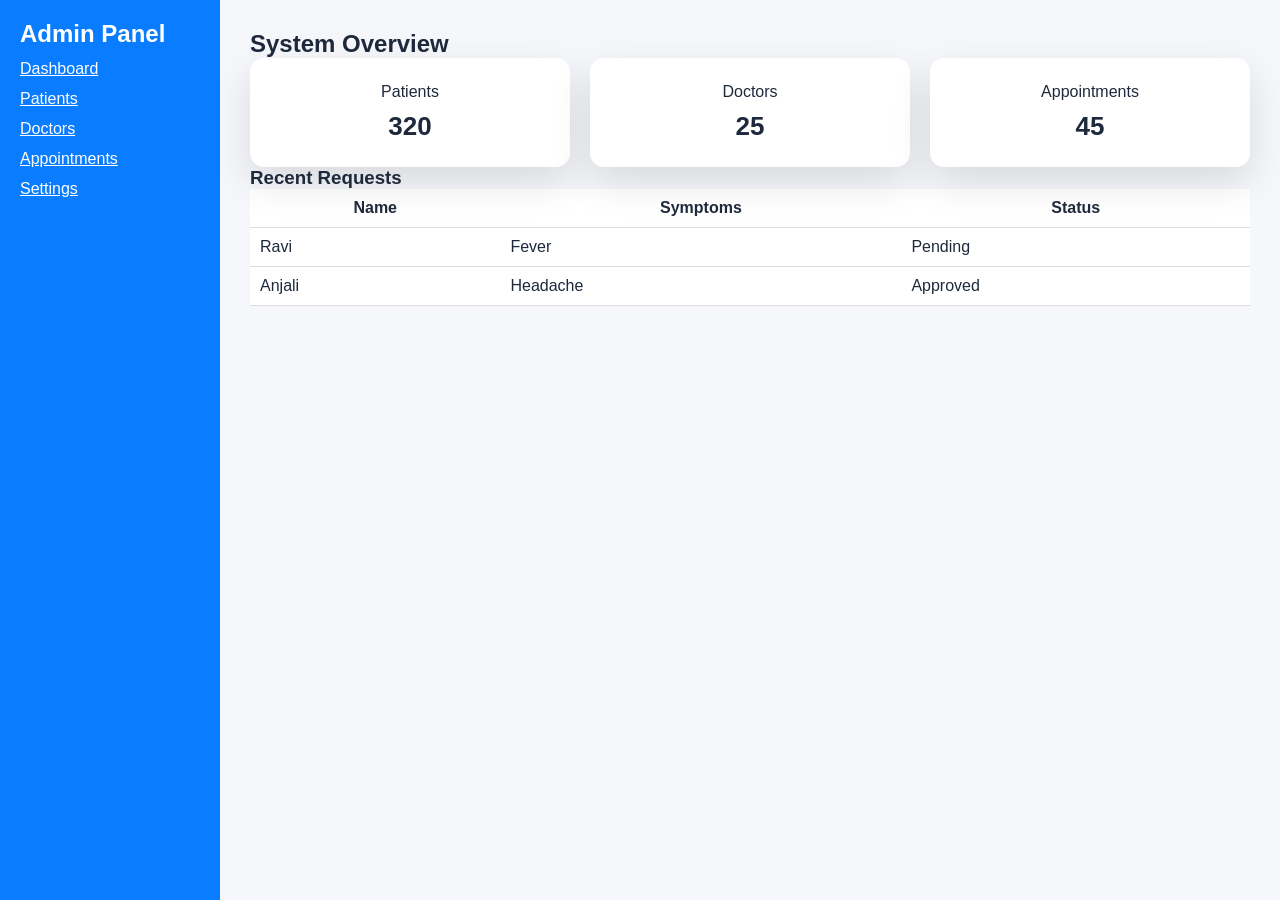
<file: admin.html>
<!DOCTYPE html>
<html>
<head>
  <title>Admin Panel</title>
  <link rel="stylesheet" href="assets/css/main.css">
  <link rel="stylesheet" href="assets/css/admin.css">
</head>
<body>

<div class="admin-layout">

  <aside class="admin-sidebar">
    <h2>Admin Panel</h2>
    <a href="#">Dashboard</a>
    <a href="#">Patients</a>
    <a href="#">Doctors</a>
    <a href="#">Appointments</a>
    <a href="#">Settings</a>
  </aside>

  <main class="admin-content">
    <h2>System Overview</h2>

    <div class="stats-grid">
      <div class="stat-card">Patients <p>320</p></div>
      <div class="stat-card">Doctors <p>25</p></div>
      <div class="stat-card">Appointments <p>45</p></div>
    </div>

    <h3>Recent Requests</h3>
    <table class="admin-table">
      <tr><th>Name</th><th>Symptoms</th><th>Status</th></tr>
      <tr><td>Ravi</td><td>Fever</td><td>Pending</td></tr>
      <tr><td>Anjali</td><td>Headache</td><td>Approved</td></tr>
    </table>
  </main>

</div>

</body>
</html>
</file>
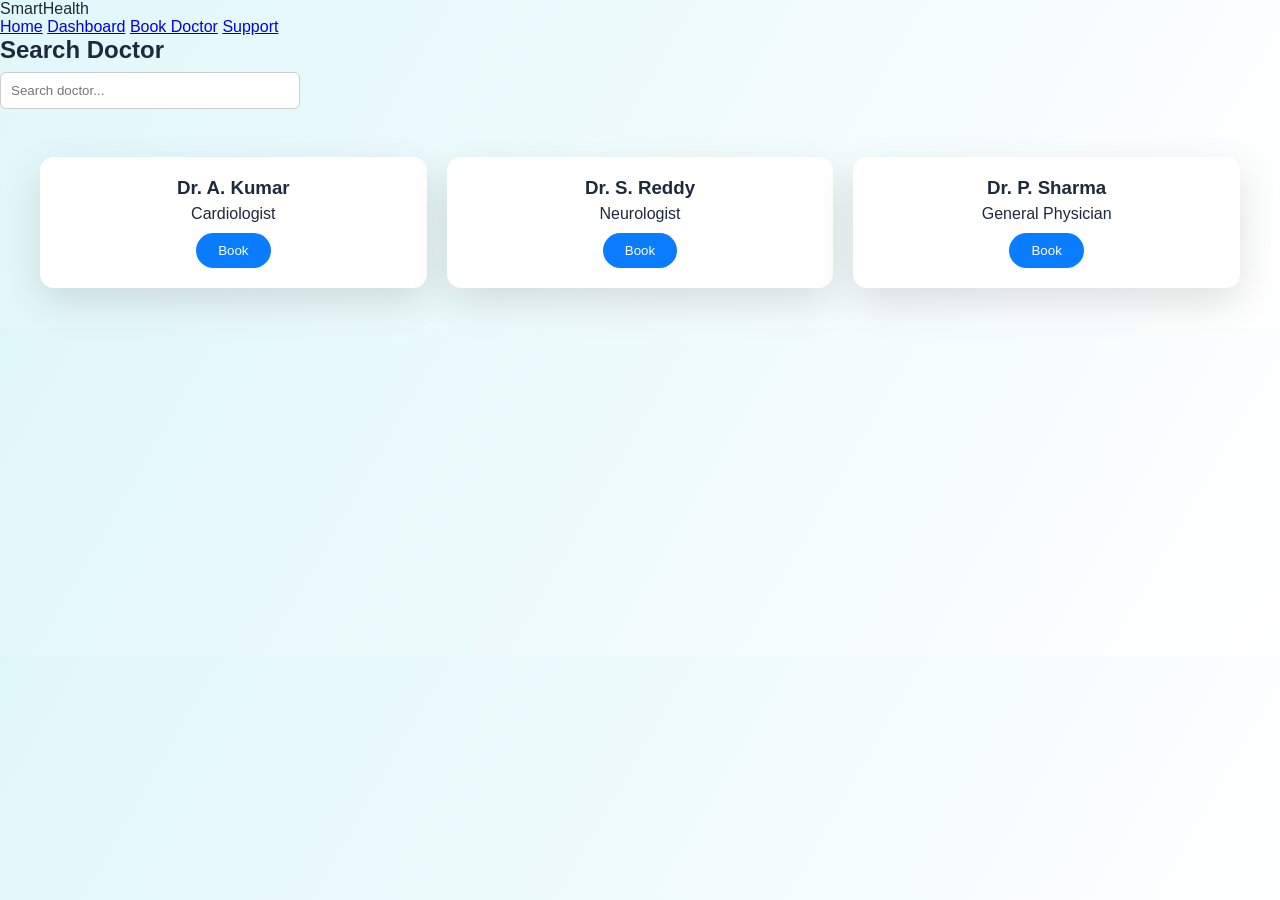
<file: booking.html>
<!DOCTYPE html>
<html>
<head>
  <title>Book Doctor</title>
  <link rel="stylesheet" href="assets/css/main.css">
</head>
<body>

<div class="navbar">
  <div class="logo">SmartHealth</div>
  <div>
    <a href="index.html">Home</a>
    <a href="dashboard.html">Dashboard</a>
    <a href="booking.html">Book Doctor</a>
    <a href="support.html">Support</a>
  </div>
</div>

<div class="dashboard-container">
  <h2>Search Doctor</h2>
  <input type="text" id="searchDoctor" placeholder="Search doctor..." style="padding:10px;width:300px;">

  <div class="cards" id="doctorList">
    <div class="card doctor">
      <h3>Dr. A. Kumar</h3>
      <p>Cardiologist</p>
      <button class="btn btn-primary">Book</button>
    </div>
    <div class="card doctor">
      <h3>Dr. S. Reddy</h3>
      <p>Neurologist</p>
      <button class="btn btn-primary">Book</button>
    </div>
    <div class="card doctor">
      <h3>Dr. P. Sharma</h3>
      <p>General Physician</p>
      <button class="btn btn-primary">Book</button>
    </div>
  </div>
</div>

<script>
document.getElementById("searchDoctor").addEventListener("keyup", function() {
  let value = this.value.toLowerCase();
  document.querySelectorAll(".doctor").forEach(doc => {
    doc.style.display = doc.innerText.toLowerCase().includes(value) ? "block" : "none";
  });
  
});
</script>

</body>
</html>
</file>
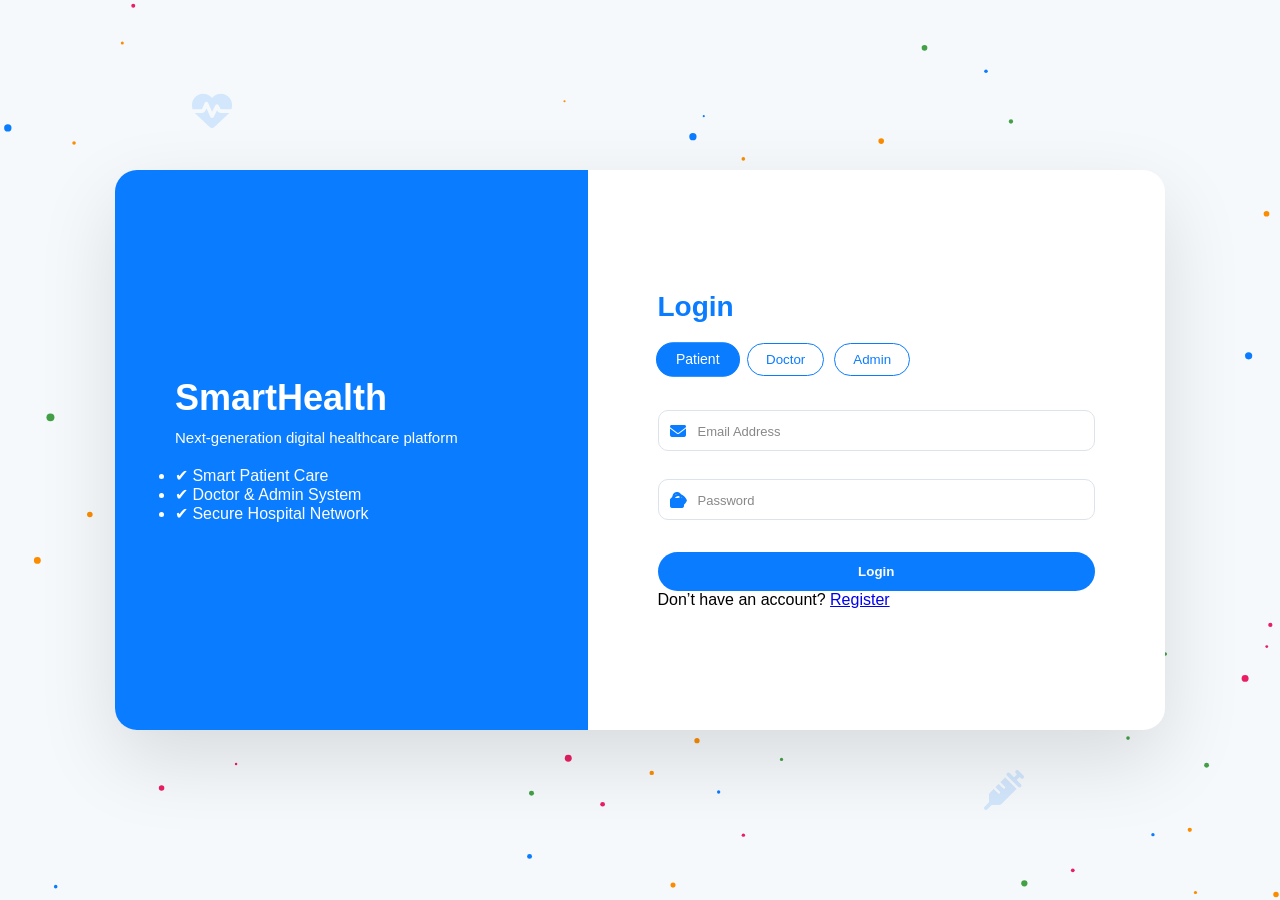
<file: login.html>
<!DOCTYPE html>
<html>
<head>
  <title>SmartHealth | Login</title>
  <link rel="stylesheet" href="assets/css/advanced-auth.css">
  <link rel="stylesheet" href="https://cdnjs.cloudflare.com/ajax/libs/font-awesome/6.5.0/css/all.min.css">
</head>
<body>

<!-- Particle Canvas -->
<canvas id="particles"></canvas>

<!-- Floating Medical Icons -->
<div class="icons">
  <i class="fa-solid fa-heart-pulse"></i>
  <i class="fa-solid fa-user-doctor"></i>
  <i class="fa-solid fa-hospital"></i>
  <i class="fa-solid fa-syringe"></i>
</div>

<div class="auth-container">

  <div class="auth-left">
    <h1>SmartHealth</h1>
    <p>Next-generation digital healthcare platform</p>
    <ul>
      <li>✔ Smart Patient Care</li>
      <li>✔ Doctor & Admin System</li>
      <li>✔ Secure Hospital Network</li>
    </ul>
  </div>

  <div class="auth-right">

    <h2>Login</h2>

    <div class="role-group">
      <button class="role active">Patient</button>
      <button class="role">Doctor</button>
      <button class="role">Admin</button>
    </div>

    <div class="input-box">
      <i class="fa-solid fa-envelope"></i>
      <input type="email" id="loginEmail" required>
      <label>Email Address</label>
    </div>

  <div class="input-box">
  <i class="fa-solid fa-lock"></i>

  <input type="password" id="loginPassword" required oninput="handleEye()">
  <label>Password</label>

  <i class="fa-solid fa-eye eye" id="eyeIcon" onclick="togglePassword()"></i>
</div>


    <button class="login-btn" onclick="login()">Login</button>

    <p class="switch-link">
      Don’t have an account? <a href="register.html">Register</a>
    </p>

    <div class="loader" id="loader"></div>

  </div>

</div>

<script src="assets/js/advanced-auth.js"></script>
</body>
</html>
</file>
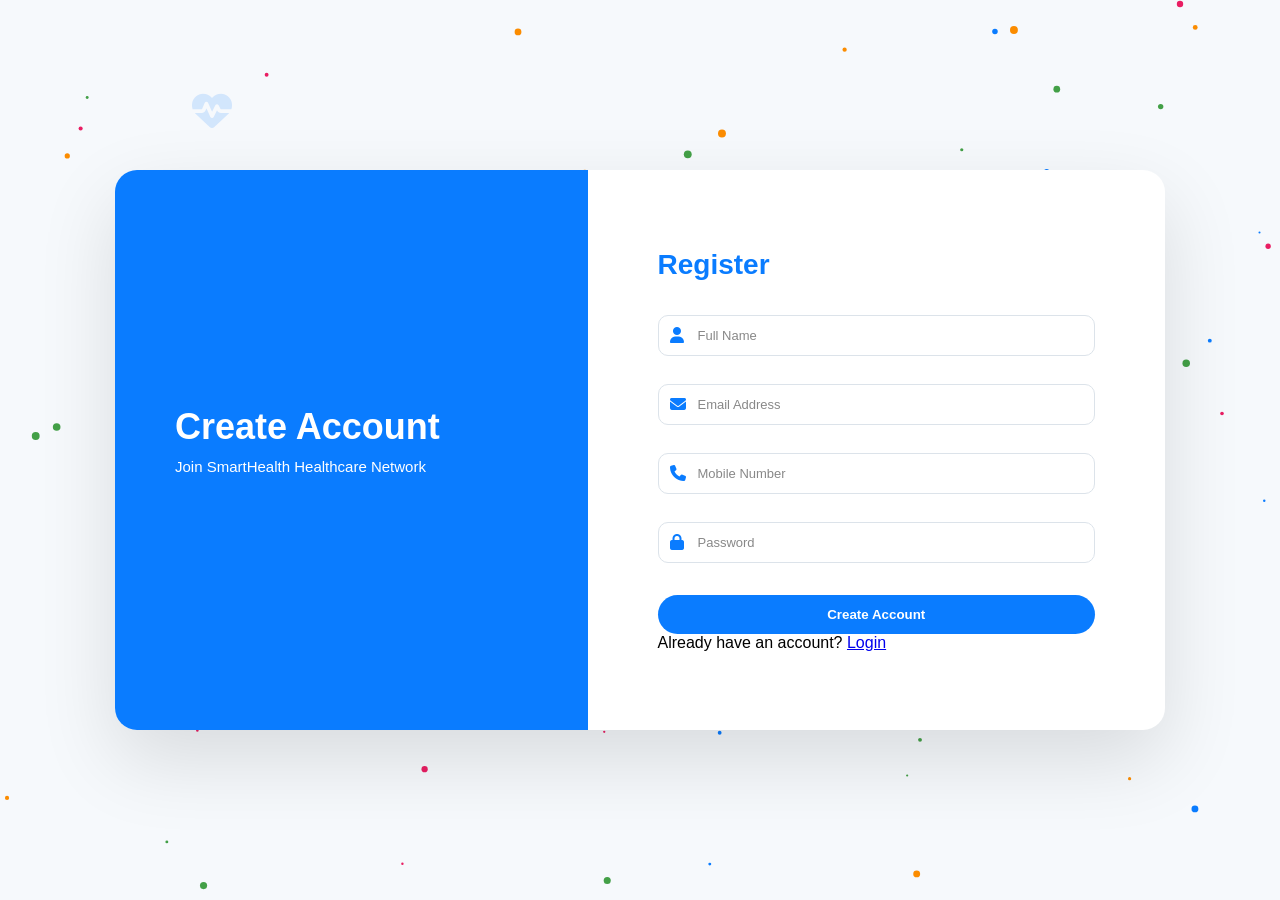
<file: register.html>
<!DOCTYPE html>
<html>
<head>
  <title>SmartHealth | Register</title>
  <link rel="stylesheet" href="assets/css/advanced-auth.css">
  <link rel="stylesheet" href="https://cdnjs.cloudflare.com/ajax/libs/font-awesome/6.5.0/css/all.min.css">
</head>
<body>

<canvas id="particles"></canvas>

<div class="icons">
  <i class="fa-solid fa-heart-pulse"></i>
  <i class="fa-solid fa-user-doctor"></i>
  <i class="fa-solid fa-hospital"></i>
</div>

<div class="auth-container">

  <div class="auth-left">
    <h1>Create Account</h1>
    <p>Join SmartHealth Healthcare Network</p>
  </div>

  <div class="auth-right">

    <h2>Register</h2>

    <div class="input-box">
      <i class="fa-solid fa-user"></i>
      <input type="text" required>
      <label>Full Name</label>
    </div>

    <div class="input-box">
      <i class="fa-solid fa-envelope"></i>
      <input type="email" required>
      <label>Email Address</label>
    </div>

    <div class="input-box">
      <i class="fa-solid fa-phone"></i>
      <input type="tel" required>
      <label>Mobile Number</label>
    </div>

    <div class="input-box">
      <i class="fa-solid fa-lock"></i>
      <input type="password" required>
      <label>Password</label>
    </div>

    <button class="login-btn">Create Account</button>

    <p class="switch-link">
      Already have an account? <a href="login.html">Login</a>
    </p>

  </div>

</div>

<script src="assets/js/advanced-auth.js"></script>
</body>
</html>
</file>
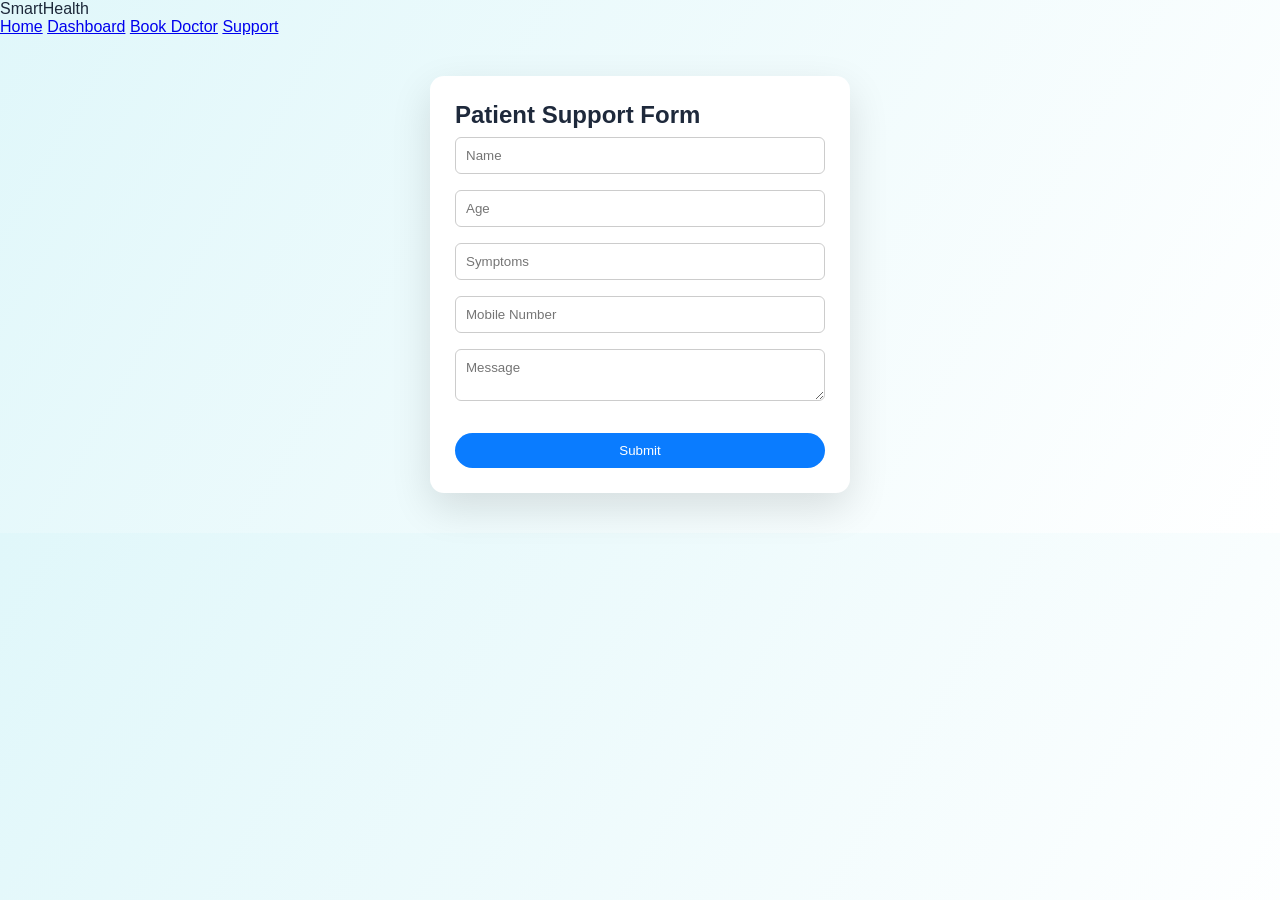
<file: support.html>
<!DOCTYPE html>
<html>
<head>
  <title>Patient Support</title>
  <link rel="stylesheet" href="assets/css/main.css">
</head>
<body>

<div class="navbar">
  <div class="logo">SmartHealth</div>
  <div>
    <a href="index.html">Home</a>
    <a href="dashboard.html">Dashboard</a>
    <a href="booking.html">Book Doctor</a>
    <a href="support.html">Support</a>
  </div>
</div>

<div class="form-section">
  <h2>Patient Support Form</h2>
  <form id="supportForm">
    <input type="text" placeholder="Name" required>
    <input type="number" placeholder="Age" required>
    <input type="text" placeholder="Symptoms" required>
    <input type="tel" placeholder="Mobile Number" required>
    <textarea placeholder="Message"></textarea>
    <button class="btn btn-primary">Submit</button>
  </form>
</div>

<script>
document.getElementById("supportForm").addEventListener("submit", function(e) {
  e.preventDefault();
  alert("Support request submitted successfully!");
});
</script>

</body>
</html>
</file>
<file: assets/css/main.css>
:root{
--primary:#0a7cff;
--secondary:#00bfa6;
--dark:#1e293b;
--light:#ffffff;
--shadow:0 15px 40px rgba(0,0,0,0.12);
}

/* GLOBAL RESET */

*{
margin:0;
padding:0;
box-sizing:border-box;
font-family:"Segoe UI",sans-serif;
}

body{
background:linear-gradient(120deg,#e0f7fa,#ffffff);
color:var(--dark);
}

/* BUTTONS */

.btn{
padding:10px 22px;
border-radius:25px;
border:none;
cursor:pointer;
transition:0.3s;
}

.btn-primary{
background:var(--primary);
color:white;
}

.btn-primary:hover{
transform:translateY(-3px);
box-shadow:0 10px 25px rgba(10,124,255,0.3);
}

.btn-secondary{
background:var(--secondary);
color:white;
}

.btn-secondary:hover{
transform:translateY(-3px);
box-shadow:0 10px 25px rgba(0,191,166,0.3);
}

/* HERO */

.hero{
background:linear-gradient(135deg,#0a7cff,#00bfa6);
color:white;
padding:60px;
margin:20px;
border-radius:20px;
display:grid;
grid-template-columns:1fr 1fr;
align-items:center;
gap:30px;
}

/* AI CHAT */

.ai-box{
background:white;
padding:20px;
border-radius:14px;
box-shadow:var(--shadow);
color:var(--dark);
}

.ai-messages{
height:180px;
overflow-y:auto;
margin-bottom:10px;
font-size:14px;
}

.chat{
padding:8px;
margin:6px 0;
border-radius:8px;
font-size:14px;
}

.chat.user{
background:#e3f2fd;
}

.chat.ai{
background:#e8f5e9;
}

/* CARDS */

.cards{
display:grid;
grid-template-columns:repeat(auto-fit,minmax(220px,1fr));
gap:20px;
padding:40px;
}

.card{
background:white;
padding:20px;
border-radius:14px;
box-shadow:var(--shadow);
transition:0.3s;
}

.card:hover{
transform:translateY(-6px);
box-shadow:0 20px 45px rgba(0,0,0,0.15);
}

/* SECTIONS */

.section{
padding:60px 80px;
margin-top:20px;
}

.section h2{
font-size:28px;
margin-bottom:20px;
color:var(--primary);
}

/* DASHBOARD */

.stats-grid{
display:grid;
grid-template-columns:repeat(auto-fit,minmax(200px,1fr));
gap:20px;
}

.stat-card{
background:white;
padding:25px;
border-radius:14px;
box-shadow:var(--shadow);
text-align:center;
transition:0.3s;
}

.stat-card p{
font-size:26px;
font-weight:bold;
margin-top:10px;
}

.stat-card:hover{
transform:translateY(-8px);
background:linear-gradient(135deg,#0a7cff,#00bfa6);
color:white;
}

/* DOCTOR SEARCH */

.search-box{
width:300px;
padding:10px;
margin-bottom:20px;
border-radius:8px;
border:1px solid #ccc;
transition:0.2s;
}

.search-box:focus{
border-color:var(--primary);
box-shadow:0 0 10px rgba(10,124,255,0.2);
}

/* DOCTOR CARD */

.doctor{
text-align:center;
}

.doctor h3{
margin-bottom:6px;
}

.doctor button{
margin-top:10px;
}

/* FORMS */

.form-section{
width:420px;
margin:40px auto;
background:white;
padding:25px;
border-radius:14px;
box-shadow:var(--shadow);
}

input,textarea{
width:100%;
margin:8px 0;
padding:10px;
border-radius:6px;
border:1px solid #ccc;
}

input:focus,
textarea:focus{
border-color:var(--primary);
outline:none;
box-shadow:0 0 8px rgba(10,124,255,0.2);
}

.form-section button{
margin-top:20px;
width:100%;
}

/* AUTH UI */

.auth-container{
display:flex;
gap:40px;
justify-content:center;
flex-wrap:wrap;
}

.auth-box{
background:white;
padding:30px;
width:320px;
border-radius:14px;
box-shadow:var(--shadow);
transition:0.3s;
}

.auth-box:hover{
transform:scale(1.03);
}

/* SIDEBAR */
.sidebar{
position:fixed;
left:0;
top:0;
width:220px;
height:100vh;
background:#0a7cff;
padding-top:80px;
display:flex;
flex-direction:column;
z-index:1001;
transition:width 0.3s ease;
}

/* Collapsed sidebar */

.sidebar.collapsed{
width:70px;
}

/* Sidebar links */

.side-link{
display:flex;
align-items:center;
gap:12px;
color:white;
text-decoration:none;
padding:15px 20px;
font-size:15px;
transition:0.3s;
position:relative;
}

/* Icon */

.icon{
font-size:20px;
min-width:25px;
text-align:center;
}

/* Label text */

.label{
white-space:nowrap;
transition:opacity 0.3s;
}

/* Hide labels when collapsed */

.sidebar.collapsed .label{
opacity:0;
pointer-events:none;
}

/* Hover */

.side-link:hover{
background:rgba(255,255,255,0.15);
}

/* Active link */

.side-link.active{
background:rgba(255,255,255,0.15);
font-weight:bold;
}

/* Sliding indicator */

.sidebar-indicator{
position:absolute;
left:0;
width:4px;
height:40px;
background:#00bfa6;
transition:top 0.3s ease;
}

/* MAIN CONTENT */

.main-content{
margin-left:220px;
transition:margin-left 0.3s ease;
}

/* when sidebar collapses */

.main-content.expanded{
margin-left:70px;
}
/* HAMBURGER */

.menu-toggle{
font-size:26px;
background:#0a7cff;
color:white;
padding:8px 14px;
border-radius:6px;
cursor:pointer;
z-index:2000;
}

/* SIDEBAR COLLAPSE */

.sidebar.closed{
transform:translateX(-100%);
}

.main-content.full{
margin-left:0;
}

/* NOTIFICATIONS */

.notification-box {

position: fixed;
right: 20px;
bottom: 20px;

width: 280px;

background: white;
border-radius: 12px;

box-shadow: 0 15px 40px rgba(0,0,0,0.15);

padding: 18px;

z-index: 1000;

animation: slideUp 0.4s ease;

}

/* Title */

.notification-box h4{
margin-bottom:10px;
font-size:16px;
color:var(--primary);
}

/* List */

.notification-box ul{
list-style:none;
padding:0;
margin:0;
}

/* Individual Notification */

.notification-box li{

background:#f5f7fb;

margin-bottom:8px;

padding:10px;

border-radius:8px;

font-size:14px;

border-left:4px solid var(--primary);

transition:0.2s;

}

/* Hover Effect */

.notification-box li:hover{

background:#e9f2ff;
transform:translateX(4px);

}

/* Animation */

@keyframes slideUp{

from{
transform:translateY(50px);
opacity:0;
}

to{
transform:translateY(0);
opacity:1;
}

}

/* Mobile Responsive */

@media (max-width:600px){

.notification-box{

right:10px;
left:10px;
width:auto;

}

}
/* SCROLL ANIMATION */

.reveal{
opacity:0;
transform:translateY(40px);
transition:all 0.8s ease;
}

.reveal.active{
opacity:1;
transform:translateY(0);
}

/* RESPONSIVE */

@media(max-width:900px){

.hero{
grid-template-columns:1fr;
}

.section{
padding:40px;
}

.main-content{

margin-left:220px;
margin-top:70px;
padding:20px;
}
.sidebar{
transform:translateX(-100%);
}

}

.top-header{
position:fixed;
top:0;
left:0;
right:0;
height:60px;

display:flex;
justify-content:space-between;
align-items:center;

padding:0 20px;

background:white;

box-shadow:0 5px 20px rgba(0,0,0,0.08);

z-index:1200;
}

/* left part */

.header-left{
display:flex;
align-items:center;
gap:12px;
}

/* right part */

.top-actions{
display:flex;
align-items:center;
gap:10px;
}

/* login register */

.auth-link{
text-decoration:none;
color:#333;
font-weight:500;
}

.divider{
color:#aaa;
}

.user-info{
display:flex;
align-items:center;
gap:15px;
}

.profile-icon{
width:36px;
height:36px;
border-radius:50%;
cursor:pointer;
border:2px solid var(--primary);
}

.profile-menu{
position:relative;
}

.profile-dropdown{
position:absolute;
top:50px;
right:0;
background:white;
border-radius:10px;
box-shadow:var(--shadow);
display:none;
flex-direction:column;
width:150px;
}

.profile-dropdown a{
padding:10px;
text-decoration:none;
color:var(--dark);
border-bottom:1px solid #eee;
}

.profile-dropdown a:hover{
background:#f5f7fb;
}

.notification-icon{
position:relative;
cursor:pointer;
font-size:18px;
}

.notification-dropdown{
position:absolute;
top:35px;
right:0;
background:white;
width:220px;
border-radius:10px;
box-shadow:var(--shadow);
padding:10px;
display:none;
}

.analytics-grid{
display:grid;
grid-template-columns:repeat(auto-fit,minmax(300px,1fr));
gap:20px;
margin-top:30px;
}

.chart-card{
background:white;
padding:20px;
border-radius:12px;
box-shadow:var(--shadow);
}

.appointment-table{
width:100%;
border-collapse:collapse;
background:white;
box-shadow:var(--shadow);
margin-top:20px;
}

.appointment-table th,
.appointment-table td{
padding:12px;
border-bottom:1px solid #eee;
text-align:left;
}

.status.confirmed{
color:green;
font-weight:bold;
}

.status.pending{
color:orange;
font-weight:bold;
}

.doctor-img{
width:80px;
height:80px;
border-radius:50%;
object-fit:cover;
margin-bottom:10px;
}

.specialty{
display:inline-block;
background:#e3f2fd;
color:#0a7cff;
padding:4px 10px;
border-radius:10px;
font-size:13px;
margin-bottom:6px;
}

.rating{
font-size:14px;
color:#555;
margin:6px 0;
}

.doctor{
text-align:center;
transition:0.3s;
}

.doctor:hover{
transform:translateY(-6px);
}

html{
scroll-behavior:smooth;
}

.icon{
font-size:20px;
min-width:25px;
text-align:center;
}

.label{
white-space:nowrap;
transition:opacity 0.3s;
}

/* hide text when collapsed */

.sidebar.collapsed .label{
opacity:0;
width:0;
overflow:hidden;
}
.sidebar.collapsed .side-link{
justify-content:center;
}
</file>
<file: assets/css/admin.css>
.admin-layout {
  display: flex;
  height: 100vh;
}

.admin-sidebar {
  width: 220px;
  background: #0a7cff;
  color: white;
  padding: 20px;
}

.admin-sidebar a {
  display: block;
  color: white;
  margin: 12px 0;
}

.admin-content {
  flex: 1;
  padding: 30px;
  background: #f5f7fb;
}

.admin-table {
  width: 100%;
  background: white;
  border-collapse: collapse;
}

.admin-table th, .admin-table td {
  padding: 10px;
  border-bottom: 1px solid #ddd;
}
</file>
<file: assets/css/advanced-auth.css>
* {
  margin: 0;
  padding: 0;
  box-sizing: border-box;
  font-family: "Segoe UI", sans-serif;
}

body {
  height: 100vh;
  display: flex;
  justify-content: center;
  align-items: center;
  background: #f6f9fc;
  overflow: hidden;
}

/* Particle Canvas */
#particles {
  position: absolute;
  top: 0;
  left: 0;
  z-index: 0;
}

/* Floating Medical Icons */
.icons i {
  position: absolute;
  font-size: 40px;
  color: rgba(10,124,255,0.15);
  animation: floatIcon 12s infinite linear;
}

.icons i:nth-child(1) { top: 10%; left: 15%; animation-duration: 14s; }
.icons i:nth-child(2) { top: 60%; left: 10%; animation-duration: 18s; }
.icons i:nth-child(3) { top: 20%; right: 15%; animation-duration: 16s; }
.icons i:nth-child(4) { bottom: 10%; right: 20%; animation-duration: 20s; }

@keyframes floatIcon {
  0% { transform: translateY(0); }
  50% { transform: translateY(-80px); }
  100% { transform: translateY(0); }
}

/* Main Container */
.auth-container {
  width: 1050px;
  height: 560px;
  display: flex;
  background: white;
  border-radius: 22px;
  box-shadow: 0 30px 80px rgba(0,0,0,0.12);
  overflow: hidden;
  position: relative;
  z-index: 2;
  animation: fadeIn 0.7s ease;
}

@keyframes fadeIn {
  from { opacity: 0; transform: translateY(30px); }
  to { opacity: 1; transform: translateY(0); }
}

/* Left Panel */
.auth-left {
  width: 45%;
  background: #0a7cff;
  color: white;
  padding: 70px 60px;
  display: flex;
  flex-direction: column;
  justify-content: center;
  animation: slideLeft 0.8s ease;
}

@keyframes slideLeft {
  from { transform: translateX(-50px); opacity: 0; }
  to { transform: translateX(0); opacity: 1; }
}

.auth-left h1 {
  font-size: 36px;
  margin-bottom: 10px;
}

.auth-left p {
  font-size: 15px;
  margin-bottom: 20px;
}

/* Right Panel */
.auth-right {
  width: 55%;
  padding: 60px 70px;
  display: flex;
  flex-direction: column;
  justify-content: center;
  animation: slideRight 0.8s ease;
}

@keyframes slideRight {
  from { transform: translateX(50px); opacity: 0; }
  to { transform: translateX(0); opacity: 1; }
}

.auth-right h2 {
  font-size: 28px;
  color: #0a7cff;
  margin-bottom: 20px;
}

/* Role Buttons */
.role-group {
  display: flex;
  gap: 10px;
  margin-bottom: 20px;
}

.role {
  padding: 8px 18px;
  border-radius: 20px;
  border: 1px solid #0a7cff;
  background: white;
  color: #0a7cff;
  cursor: pointer;
  transition: 0.3s;
}

.role.active,
.role:hover {
  background: #0a7cff;
  color: white;
  transform: scale(1.05);
}

/* Inputs */
.input-box {
  position: relative;
  margin: 14px 0;
}

.input-box i {
  position: absolute;
  left: 12px;
  top: 50%;
  transform: translateY(-50%);
  color: #0a7cff;
}

.input-box input {
  width: 100%;
  padding: 12px 40px;
  border-radius: 10px;
  border: 1px solid #dce3ea;
  outline: none;
  transition: 0.3s;
}

.input-box input:focus {
  border-color: #0a7cff;
  box-shadow: 0 0 12px rgba(10,124,255,0.25);
}

.input-box label {
  position: absolute;
  left: 40px;
  top: 50%;
  transform: translateY(-50%);
  font-size: 13px;
  color: #888;
  transition: 0.3s;
}

.input-box input:focus + label,
.input-box input:valid + label {
  top: -8px;
  font-size: 11px;
  color: #0a7cff;
}

/* Eye icon hidden initially */
.eye {
  position: absolute;
  right: 14px;
  top: 50%;
  transform: translateY(-50%);
  cursor: pointer;
  color: #0a7cff;
  font-size: 15px;
  display: none; /* 🔒 hidden by default */
}

/* Optional hover effect */
.eye:hover {
  opacity: 0.8;
}


/* Button */
.login-btn {
  margin-top: 18px;
  padding: 12px;
  border-radius: 25px;
  border: none;
  background: #0a7cff;
  color: white;
  font-weight: bold;
  cursor: pointer;
  transition: 0.3s;
}

.login-btn:hover {
  transform: translateY(-4px);
  box-shadow: 0 15px 35px rgba(10,124,255,0.35);
}

/* Loader */
.loader {
  display: none;
  width: 28px;
  height: 28px;
  border: 3px solid #dce3ea;
  border-top: 3px solid #0a7cff;
  border-radius: 50%;
  animation: spin 1s linear infinite;
  margin-top: 12px;
}

@keyframes spin {
  100% { transform: rotate(360deg); }
}

/* Responsive */
@media (max-width: 1100px) {
  .auth-container {
    width: 95%;
    height: auto;
    flex-direction: column;
  }
  .auth-left,
  .auth-right {
    width: 100%;
  }
}
</file>
